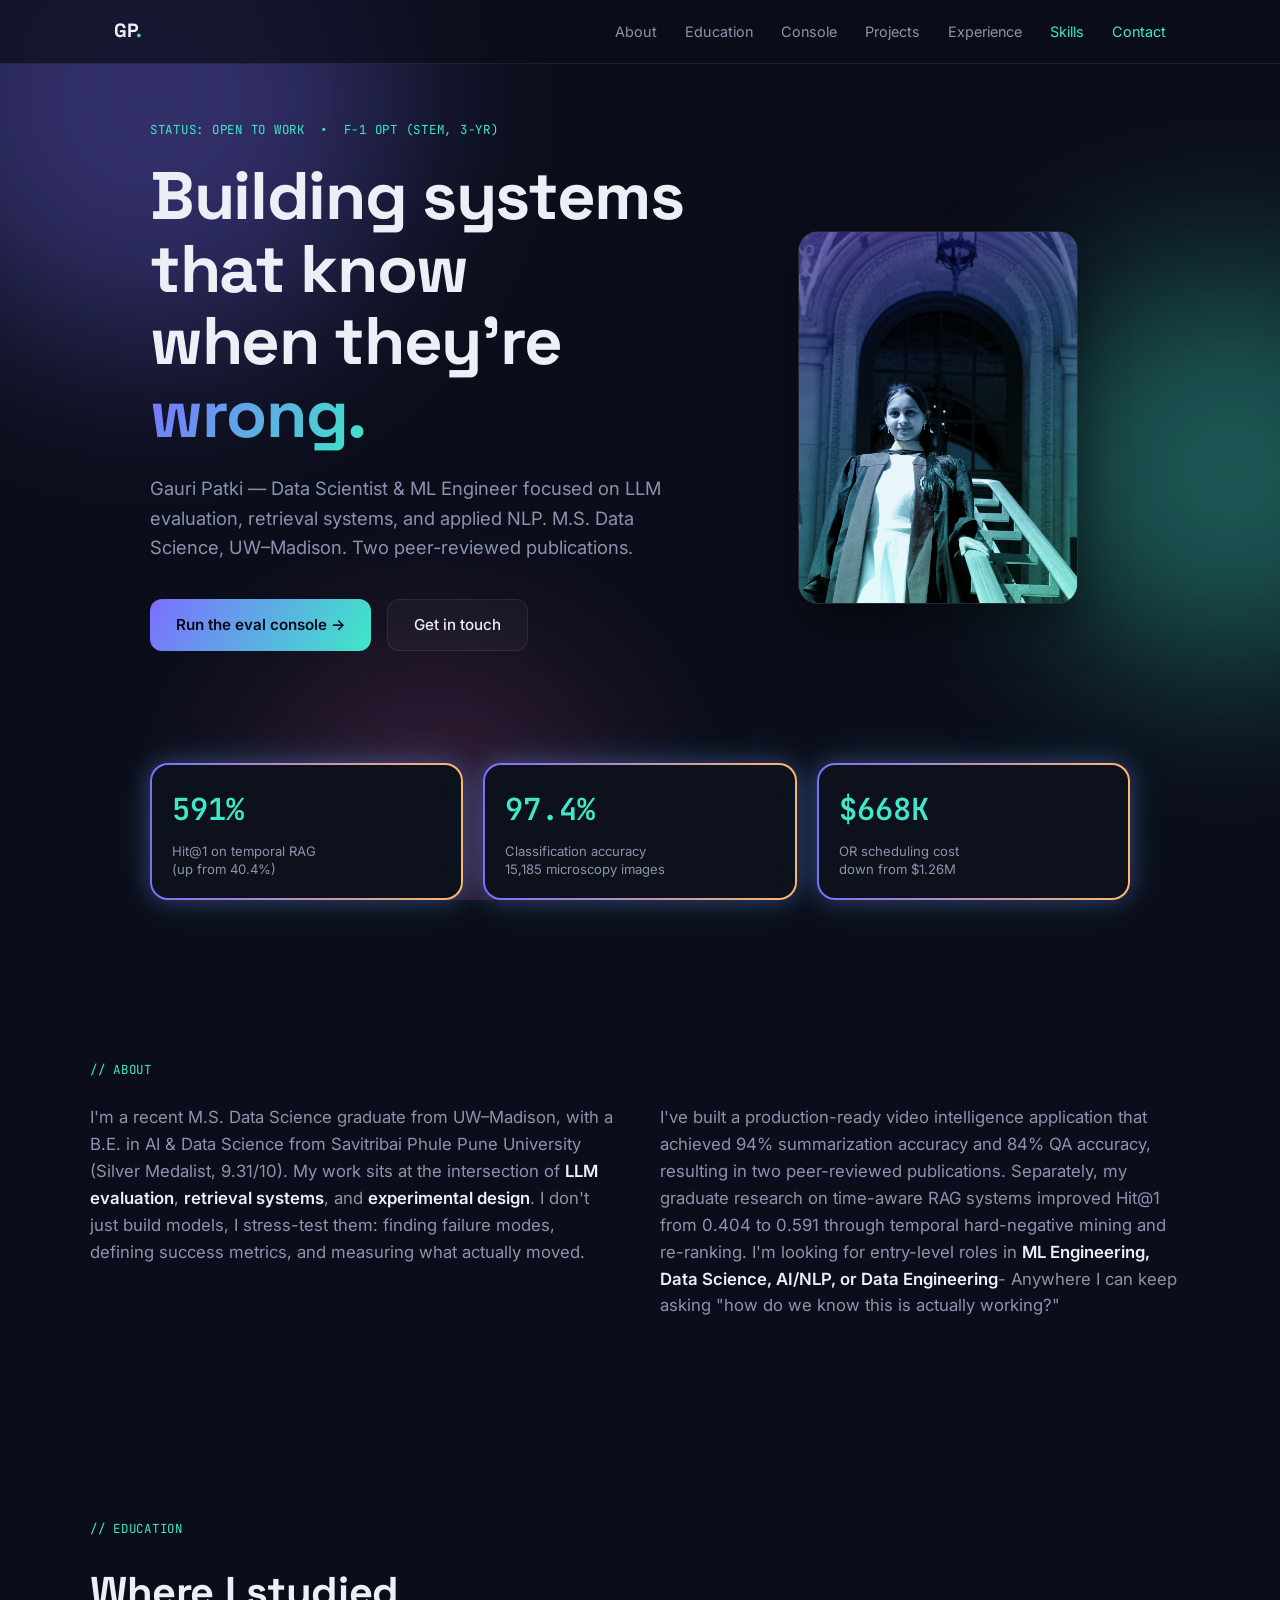
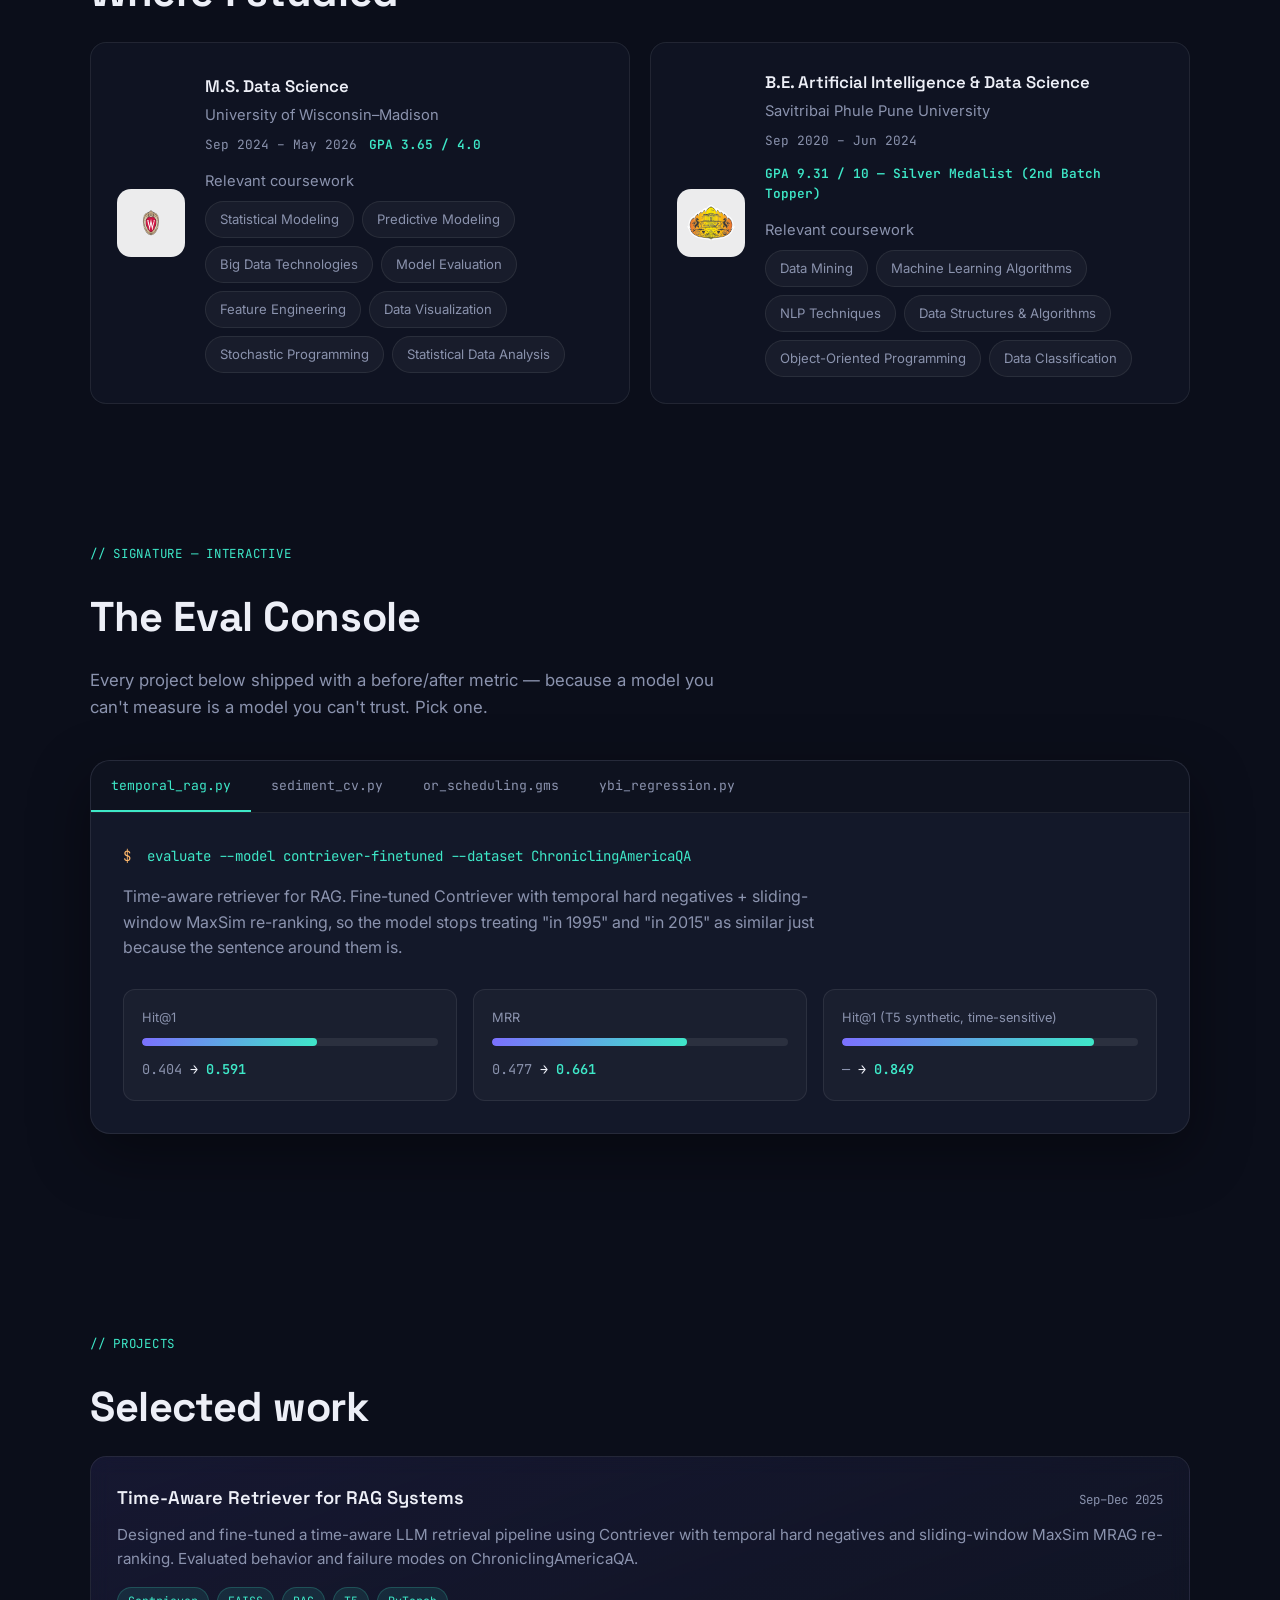
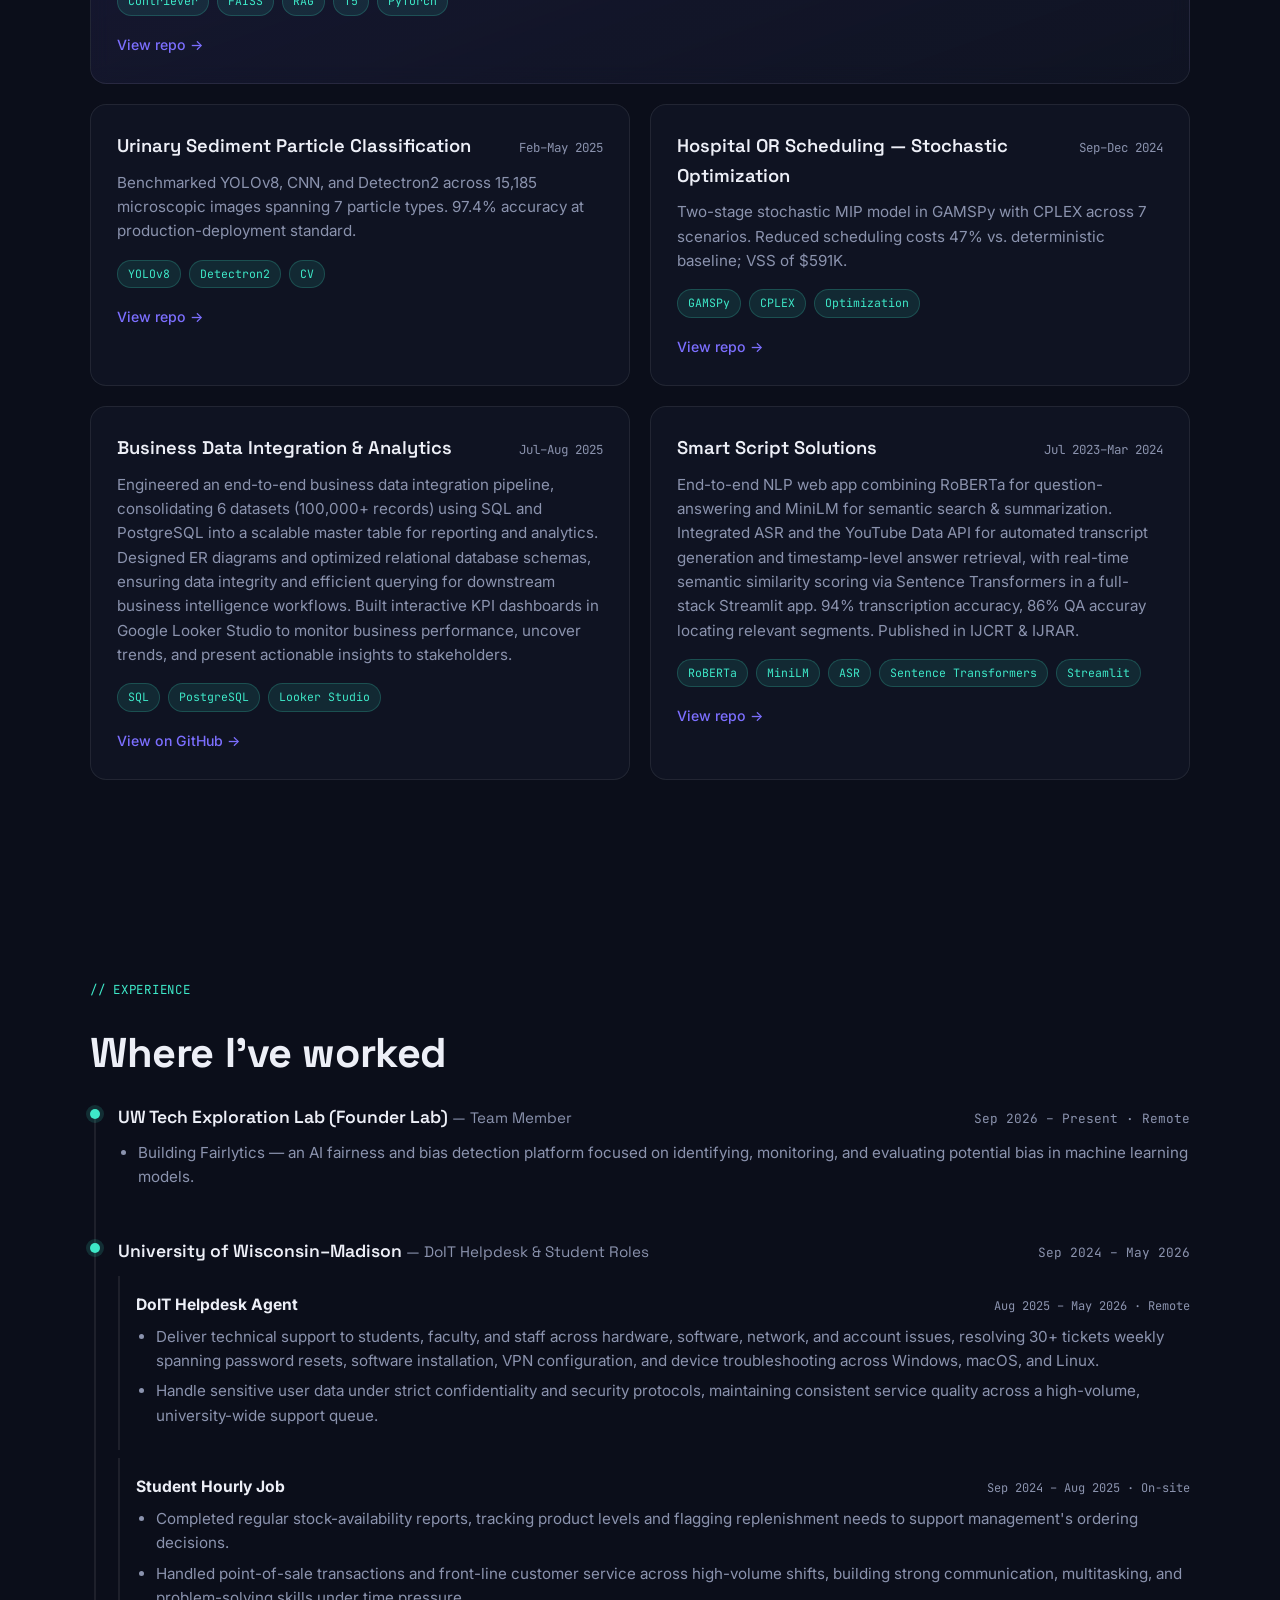
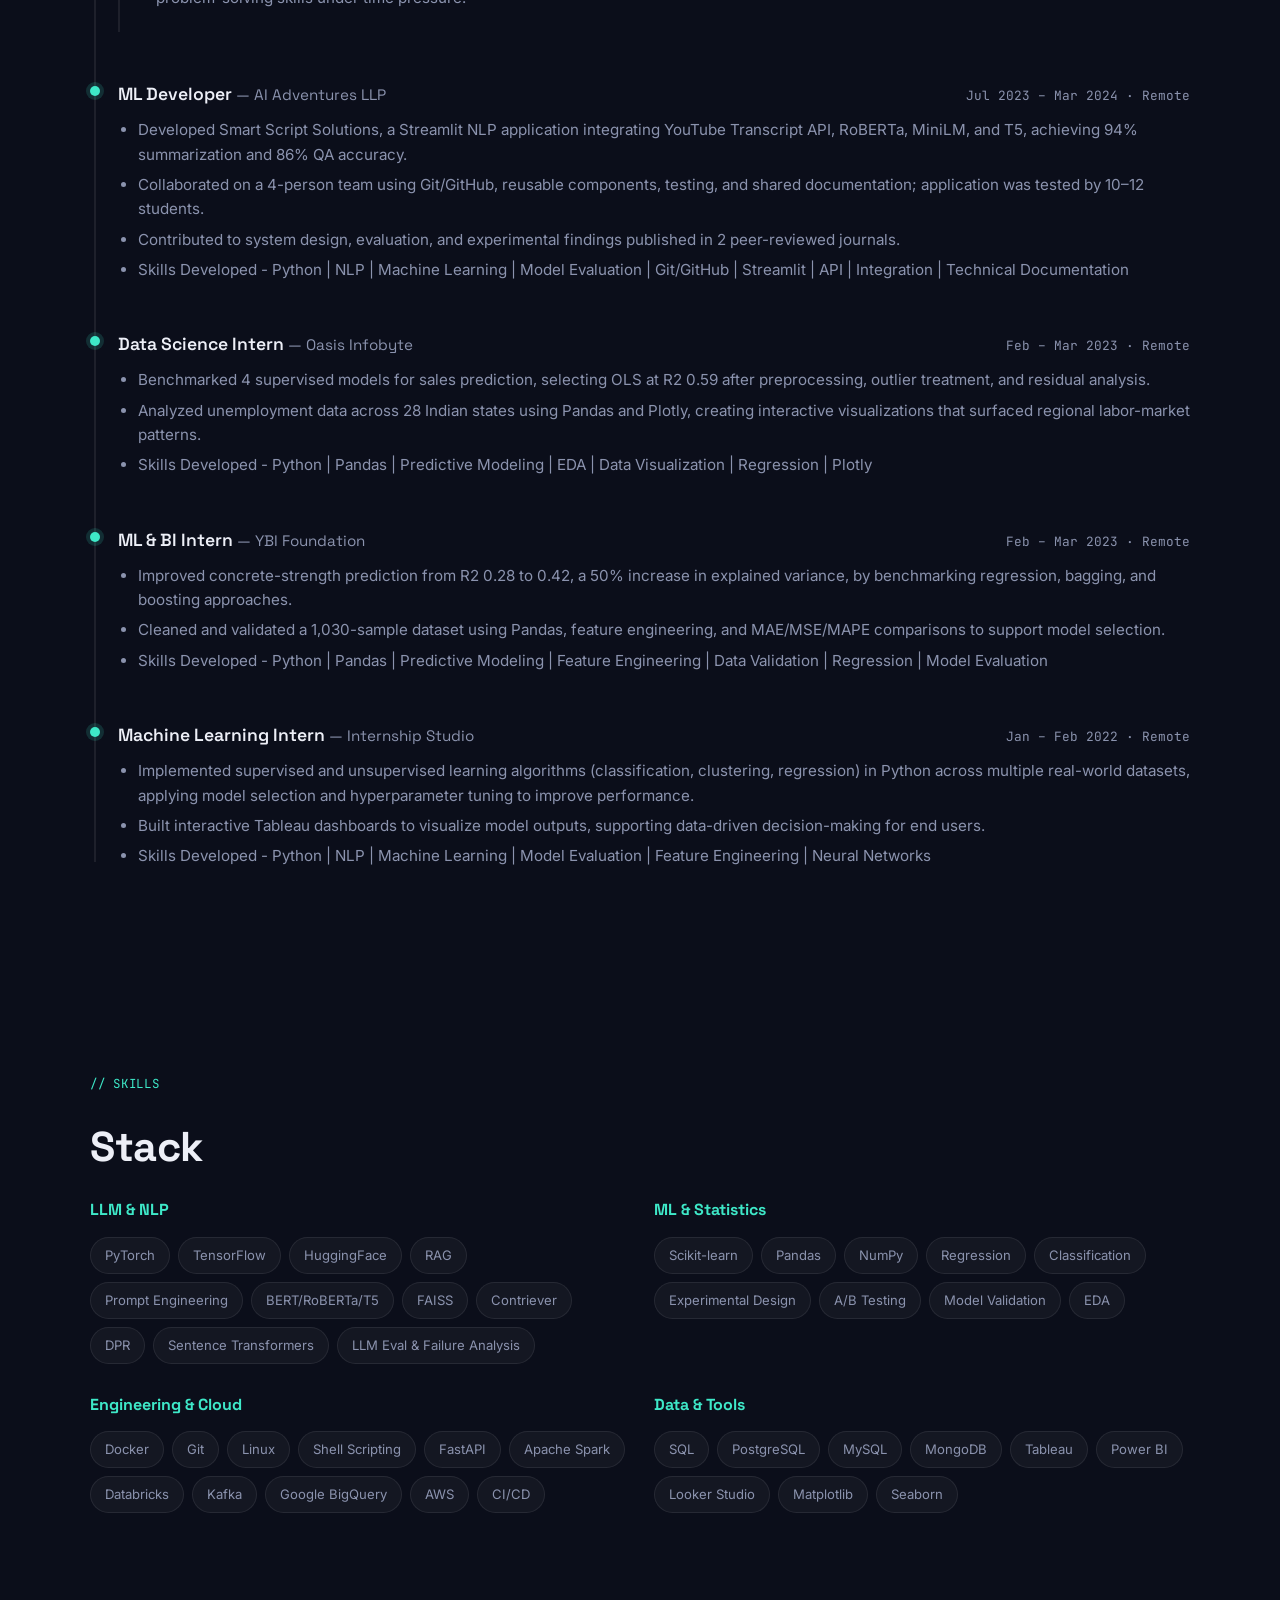
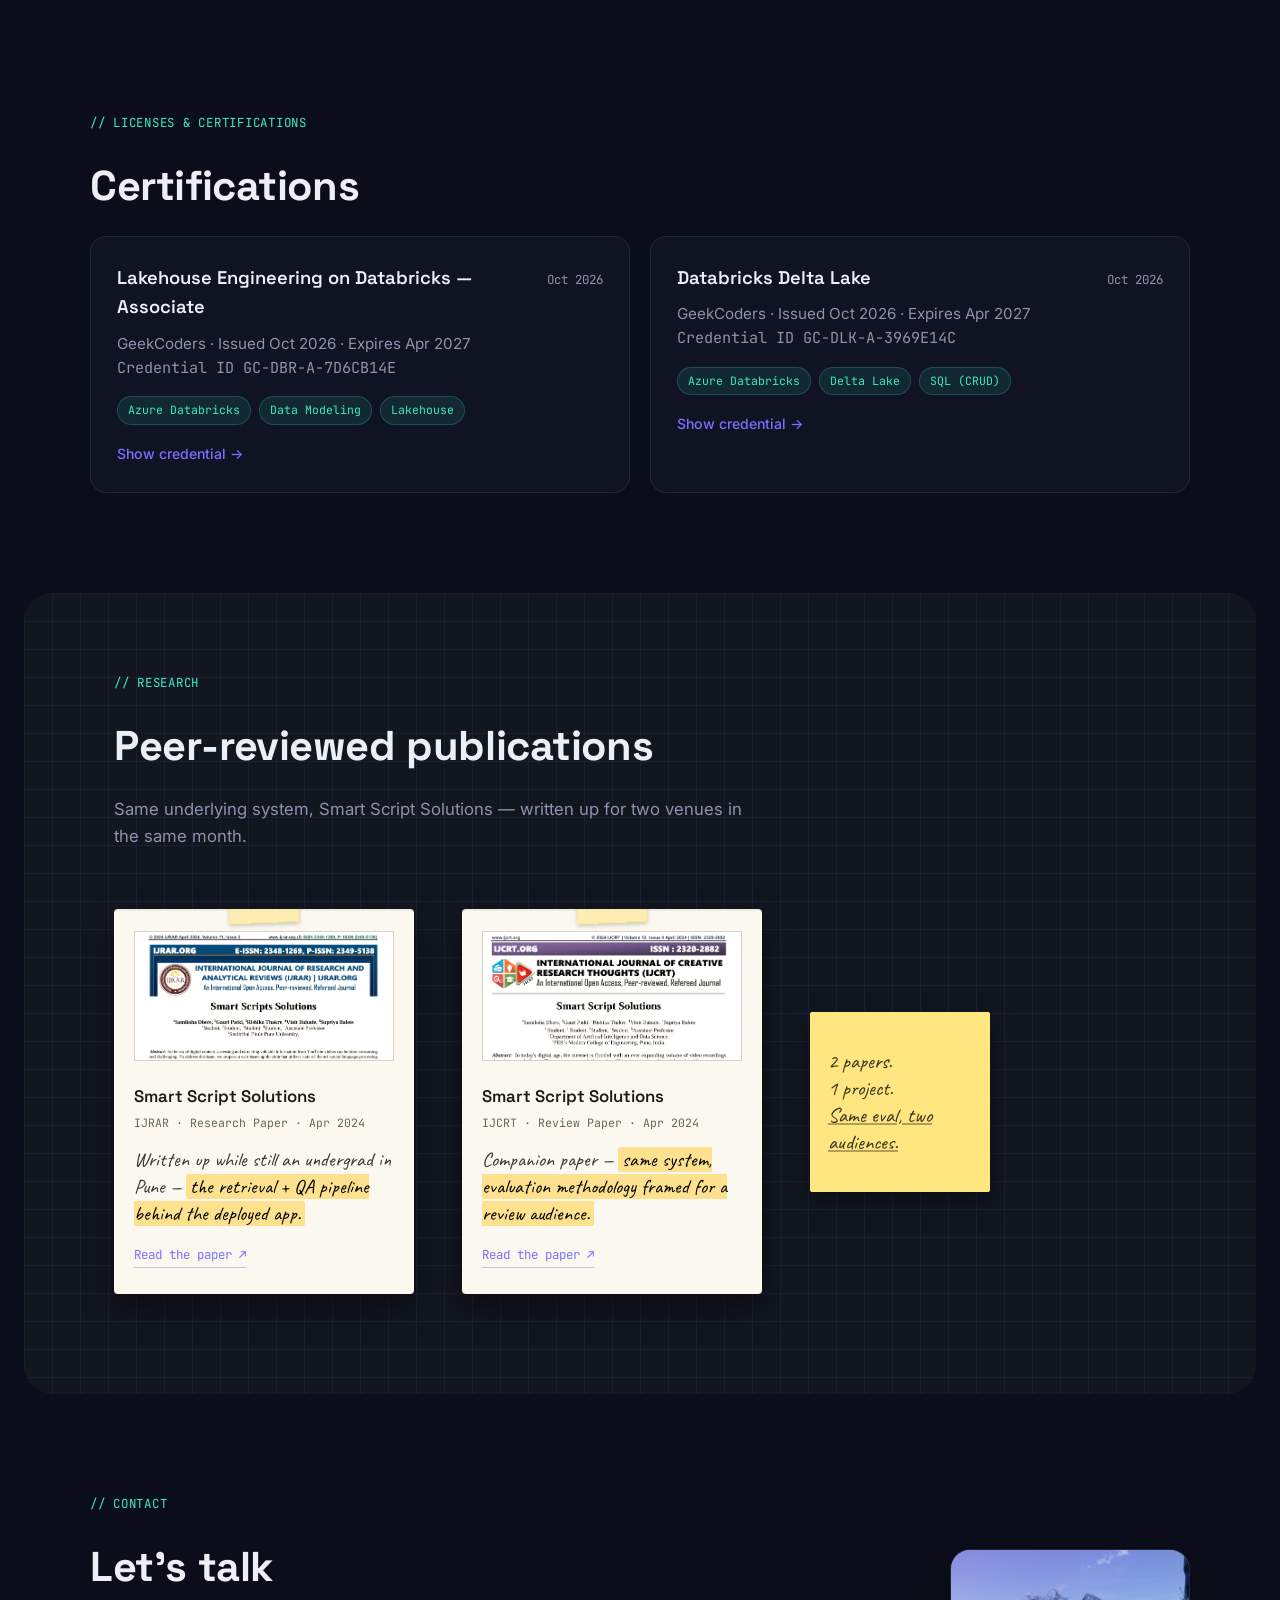
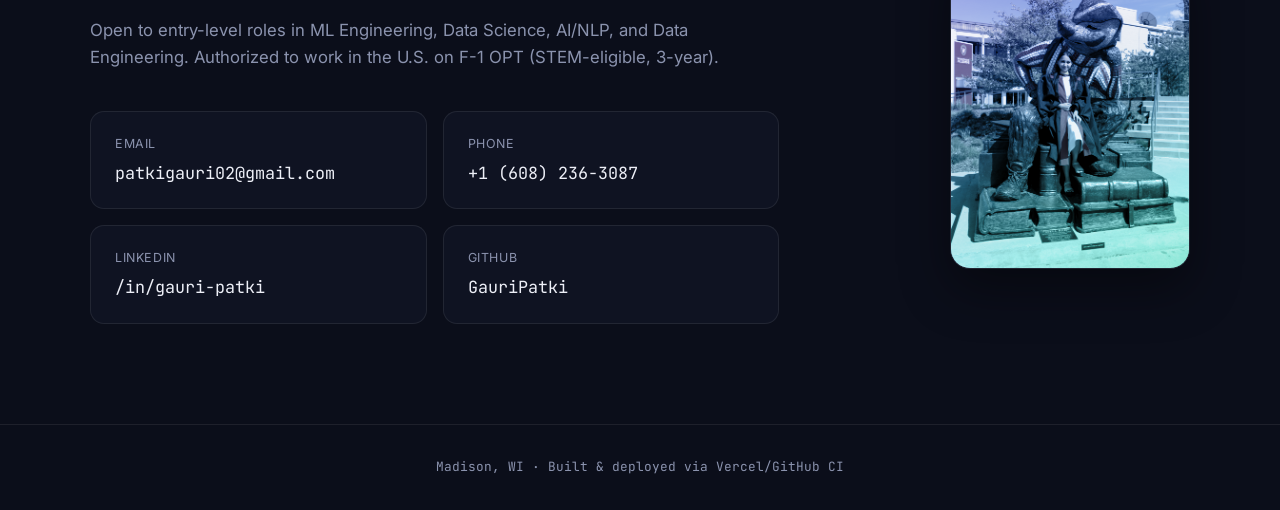
<file: index.html>
<!DOCTYPE html>
<html lang="en">
<head>
<meta charset="UTF-8">
<meta name="viewport" content="width=device-width, initial-scale=1.0">
<title>Gauri Patki — AI/ML Engineer & Data Scientist</title>
<meta name="description" content="Gauri Patki — Data Scientist & ML Engineer. RAG systems, LLM evaluation, NLP, and applied ML.">
<link rel="preconnect" href="https://fonts.googleapis.com">
<link rel="preconnect" href="https://fonts.gstatic.com" crossorigin>
<link href="https://fonts.googleapis.com/css2?family=Space+Grotesk:wght@500;600;700&family=Inter:wght@400;500;600&family=JetBrains+Mono:wght@400;500;600&family=Caveat:wght@500;600;700&display=swap" rel="stylesheet">
<link rel="stylesheet" href="style.css">
</head>
<body>

<div class="scroll-progress" id="scrollProgress"></div>

<div class="bg-orbs" aria-hidden="true">
  <div class="orb orb-1"></div>
  <div class="orb orb-2"></div>
  <div class="orb orb-3"></div>
</div>

<nav class="nav">
  <div class="nav-inner">
    <a href="#top" class="nav-logo">GP<span class="dot">.</span></a>
    <div class="nav-links">
      <a href="#about">About</a>
      <a href="#education">Education</a>
      <a href="#console">Console</a>
      <a href="#projects">Projects</a>
      <a href="#experience">Experience</a>
      <a href="#skills">Skills</a>
      <a href="#contact" class="nav-cta">Contact</a>
    </div>
  </div>
</nav>

<header id="top" class="hero">
  <div class="hero-inner hero-grid">
    <div class="hero-copy">
      <p class="eyebrow mono">STATUS: OPEN TO WORK &nbsp;•&nbsp; F-1 OPT (STEM, 3-YR)</p>
      <h1 class="hero-title">
        Building systems that know<br>
        when they're <span class="grad-text">wrong.</span>
      </h1>
      <p class="hero-sub">
        Gauri Patki — Data Scientist & ML Engineer focused on LLM evaluation, retrieval systems,
        and applied NLP. M.S. Data Science, UW–Madison. Two peer-reviewed publications.
      </p>
      <div class="hero-cta">
        <a href="#console" class="btn btn-primary">Run the eval console →</a>
        <a href="#contact" class="btn btn-ghost">Get in touch</a>
      </div>
    </div>
    <div class="hero-photo-wrap">
      <div class="photo-frame photo-frame-hero">
        <img src="1X4A9576.JPG" alt="Gauri Patki" loading="eager">
        <div class="photo-duotone"></div>
      </div>
    </div>
    <div class="hero-stats">
      <div class="stat-wrap">
        <div class="stat">
          <span class="stat-num mono" data-count="591">0</span><span class="stat-suffix mono">%</span>
          <span class="stat-label">Hit@1 on temporal RAG<br>(up from 40.4%)</span>
        </div>
      </div>
      <div class="stat-wrap">
        <div class="stat">
          <span class="stat-num mono" data-count="97">0</span><span class="stat-suffix mono">.4%</span>
          <span class="stat-label">Classification accuracy<br>15,185 microscopy images</span>
        </div>
      </div>
      <div class="stat-wrap">
        <div class="stat">
          <span class="stat-num mono">$</span><span class="stat-num mono" data-count="668">0</span><span class="stat-suffix mono">K</span>
          <span class="stat-label">OR scheduling cost<br>down from $1.26M</span>
        </div>
      </div>
    </div>
  </div>
</header>

<main>

  <section id="about" class="section">
    <div class="section-inner">
      <p class="eyebrow mono">// ABOUT</p>
      <div class="about-grid">
        <p class="about-text">
          I'm a recent M.S. Data Science graduate from UW–Madison, with a B.E. in AI & Data Science
          from Savitribai Phule Pune University (Silver Medalist, 9.31/10). My work sits at the
          intersection of <strong>LLM evaluation</strong>, <strong>retrieval systems</strong>, and
          <strong>experimental design</strong>. I don't just build models, I stress-test them:
          finding failure modes, defining success metrics, and measuring what actually moved.
        </p>
        <p class="about-text">
         I've built a production-ready video intelligence application that achieved 94% summarization accuracy 
          and 84% QA accuracy, resulting in two peer-reviewed publications. Separately, 
          my graduate research on time-aware RAG systems improved Hit@1 from 0.404 to 0.591 through temporal 
          hard-negative mining and re-ranking.
          I'm looking for entry-level roles in <strong>ML Engineering, Data Science, AI/NLP, or Data
          Engineering</strong>- Anywhere I can keep asking "how do we know this is actually working?"
        </p>
      </div>
    </div>
  </section>

  <section id="education" class="section">
    <div class="section-inner">
      <p class="eyebrow mono">// EDUCATION</p>
      <h2 class="section-title">Where I studied</h2>
      <div class="edu-grid">
        <div class="edu-card reveal">
          <div class="edu-logo-badge">
            <img src="uw-logo.png" alt="University of Wisconsin–Madison logo">
          </div>
          <div class="edu-info">
            <h3>M.S. Data Science</h3>
            <p class="edu-school">University of Wisconsin–Madison</p>
            <div class="edu-meta">
              <span class="mono">Sep 2024 – May 2026</span>
              <span class="edu-gpa mono">GPA 3.65 / 4.0</span>
            </div>
            <p class="edu-school" style="margin-top:14px;">Relevant coursework</p>
            <div class="chip-row">
              <span class="chip">Statistical Modeling</span><span class="chip">Predictive Modeling</span>
              <span class="chip">Big Data Technologies</span><span class="chip">Model Evaluation</span>
              <span class="chip">Feature Engineering</span><span class="chip">Data Visualization</span>
              <span class="chip">Stochastic Programming</span><span class="chip">Statistical Data Analysis</span>
            </div>
          </div>
        </div>

        <div class="edu-card reveal">
          <div class="edu-logo-badge">
            <img src="sppu-logo.png" alt="Savitribai Phule Pune University logo">
          </div>
          <div class="edu-info">
            <h3>B.E. Artificial Intelligence & Data Science</h3>
            <p class="edu-school">Savitribai Phule Pune University</p>
            <div class="edu-meta">
              <span class="mono">Sep 2020 – Jun 2024</span>
              <span class="edu-gpa mono">GPA 9.31 / 10 — Silver Medalist (2nd Batch Topper)</span>
            </div>
            <p class="edu-school" style="margin-top:14px;">Relevant coursework</p>
            <div class="chip-row">
              <span class="chip">Data Mining</span><span class="chip">Machine Learning Algorithms</span>
              <span class="chip">NLP Techniques</span><span class="chip">Data Structures & Algorithms</span>
              <span class="chip">Object-Oriented Programming</span><span class="chip">Data Classification</span>
            </div>
          </div>
        </div>
      </div>
    </div>
  </section>

  <section id="console" class="section console-section">
    <div class="section-inner">
      <p class="eyebrow mono">// SIGNATURE — INTERACTIVE</p>
      <h2 class="section-title">The Eval Console</h2>
      <p class="section-lede">
        Every project below shipped with a before/after metric — because a model you can't measure
        is a model you can't trust. Pick one.
      </p>

      <div class="console">
        <div class="console-tabs" id="consoleTabs">
          <button class="console-tab active" data-target="rag">temporal_rag.py</button>
          <button class="console-tab" data-target="vision">sediment_cv.py</button>
          <button class="console-tab" data-target="or">or_scheduling.gms</button>
          <button class="console-tab" data-target="reg">ybi_regression.py</button>
        </div>

        <div class="console-body">
          <div class="console-panel active" data-panel="rag">
            <div class="console-line mono"><span class="prompt">$</span> evaluate --model contriever-finetuned --dataset ChroniclingAmericaQA</div>
            <p class="console-desc">Time-aware retriever for RAG. Fine-tuned Contriever with temporal hard negatives + sliding-window MaxSim re-ranking, so the model stops treating "in 1995" and "in 2015" as similar just because the sentence around them is.</p>
            <div class="metric-row">
              <div class="metric-card">
                <span class="metric-label">Hit@1</span>
                <div class="metric-bar"><div class="metric-fill" data-before="40" data-after="59"></div></div>
                <span class="metric-vals mono"><span class="before">0.404</span> → <span class="after">0.591</span></span>
              </div>
              <div class="metric-card">
                <span class="metric-label">MRR</span>
                <div class="metric-bar"><div class="metric-fill" data-before="48" data-after="66"></div></div>
                <span class="metric-vals mono"><span class="before">0.477</span> → <span class="after">0.661</span></span>
              </div>
              <div class="metric-card">
                <span class="metric-label">Hit@1 (T5 synthetic, time-sensitive)</span>
                <div class="metric-bar"><div class="metric-fill" data-before="0" data-after="85"></div></div>
                <span class="metric-vals mono"><span class="before">—</span> → <span class="after">0.849</span></span>
              </div>
            </div>
          </div>

          <div class="console-panel" data-panel="vision">
            <div class="console-line mono"><span class="prompt">$</span> benchmark --models yolov8,cnn,detectron2 --classes 7</div>
            <p class="console-desc">Urinary sediment particle classification across 15,185 microscopic images. Benchmarked YOLOv8, CNN, and Detectron2 with class balancing and preprocessing sensitivity analysis to find what actually held up at production accuracy.</p>
            <div class="metric-row">
              <div class="metric-card wide">
                <span class="metric-label">Final classification accuracy</span>
                <div class="metric-bar"><div class="metric-fill" data-before="0" data-after="97"></div></div>
                <span class="metric-vals mono"><span class="before">baseline</span> → <span class="after">97.4%</span></span>
              </div>
              <div class="metric-card wide">
                <span class="metric-label">Dataset scale</span>
                <span class="metric-vals mono" style="margin-top:8px;">15,185 images · 7 particle types</span>
              </div>
            </div>
          </div>

          <div class="console-panel" data-panel="or">
            <div class="console-line mono"><span class="prompt">$</span> solve --model two-stage-stochastic-mip --scenarios 7 --solver cplex</div>
            <p class="console-desc">Hospital OR scheduling under uncertainty. Two-stage stochastic MIP in GAMSPy, solved with CPLEX across 7 scenarios, compared against a deterministic baseline.</p>
            <div class="metric-row">
              <div class="metric-card wide">
                <span class="metric-label">Scheduling cost (vs. deterministic baseline)</span>
                <div class="metric-bar"><div class="metric-fill" data-before="100" data-after="53"></div></div>
                <span class="metric-vals mono"><span class="before">$1.26M</span> → <span class="after">$668K</span> (–47%)</span>
              </div>
              <div class="metric-card wide">
                <span class="metric-label">Value of Stochastic Solution (VSS)</span>
                <span class="metric-vals mono" style="margin-top:8px;">$591K impact communicated to stakeholders</span>
              </div>
            </div>
          </div>

          <div class="console-panel" data-panel="reg">
            <div class="console-line mono"><span class="prompt">$</span> train --models linreg,bagging,boosting --metric r2</div>
            <p class="console-desc">EDA + feature engineering on a 1,030-sample dataset at YBI Foundation. Compared linear regression against bagging and boosting ensembles, tracked with MAE, MSE, and MAPE.</p>
            <div class="metric-row">
              <div class="metric-card wide">
                <span class="metric-label">R² score</span>
                <div class="metric-bar"><div class="metric-fill" data-before="28" data-after="42"></div></div>
                <span class="metric-vals mono"><span class="before">0.28</span> → <span class="after">0.42</span> (+50%)</span>
              </div>
            </div>
          </div>
        </div>
      </div>
    </div>
  </section>

  <section id="projects" class="section">
    <div class="section-inner">
      <p class="eyebrow mono">// PROJECTS</p>
      <h2 class="section-title">Selected work</h2>

      <div class="project-grid">
        <article class="project-card featured reveal">
          <div class="project-top">
            <h3>Time-Aware Retriever for RAG Systems</h3>
            <span class="project-date mono">Sep–Dec 2025</span>
          </div>
          <p>Designed and fine-tuned a time-aware LLM retrieval pipeline using Contriever with temporal hard negatives and sliding-window MaxSim MRAG re-ranking. Evaluated behavior and failure modes on ChroniclingAmericaQA.</p>
          <div class="tag-row">
            <span class="tag">Contriever</span><span class="tag">FAISS</span><span class="tag">RAG</span><span class="tag">T5</span><span class="tag">PyTorch</span>
          </div>
          <a href="https://github.com/Tydos/Temporal-Retrieval-Augmented-Generation" target="_blank" rel="noopener" class="project-link">View repo →</a>
        </article>

        <article class="project-card reveal">
          <div class="project-top">
            <h3>Urinary Sediment Particle Classification</h3>
            <span class="project-date mono">Feb–May 2025</span>
          </div>
          <p>Benchmarked YOLOv8, CNN, and Detectron2 across 15,185 microscopic images spanning 7 particle types. 97.4% accuracy at production-deployment standard.</p>
          <div class="tag-row">
            <span class="tag">YOLOv8</span><span class="tag">Detectron2</span><span class="tag">CV</span>
          </div>
          <a href="https://github.com/GauriPatki/AI-Assisted-Urinalysis-Robust-Detection-of-Microscopic-Sediments-via-Deep-Object-Detection-Models" target="_blank" rel="noopener" class="project-link">View repo →</a>
        </article>

        <article class="project-card reveal">
          <div class="project-top">
            <h3>Hospital OR Scheduling — Stochastic Optimization</h3>
            <span class="project-date mono">Sep–Dec 2024</span>
          </div>
          <p>Two-stage stochastic MIP model in GAMSPy with CPLEX across 7 scenarios. Reduced scheduling costs 47% vs. deterministic baseline; VSS of $591K.</p>
          <div class="tag-row">
            <span class="tag">GAMSPy</span><span class="tag">CPLEX</span><span class="tag">Optimization</span>
          </div>
          <a href="https://github.com/GauriPatki/-Hospital-Operating-Room-Scheduling-Using-Stochastic-Optimization-" target="_blank" rel="noopener" class="project-link">View repo →</a>
        </article>

        <article class="project-card reveal">
          <div class="project-top">
            <h3>Business Data Integration & Analytics</h3>
            <span class="project-date mono">Jul–Aug 2025</span>
          </div>
          <p>Engineered an end-to-end business data integration pipeline, consolidating 6 datasets (100,000+ records) using SQL and PostgreSQL into a scalable master table for reporting and analytics.
Designed ER diagrams and optimized relational database schemas, ensuring data integrity and efficient querying for downstream business intelligence workflows.
Built interactive KPI dashboards in Google Looker Studio to monitor business performance, uncover trends, and present actionable insights to stakeholders.</p>
          <div class="tag-row">
            <span class="tag">SQL</span><span class="tag">PostgreSQL</span><span class="tag">Looker Studio</span>
          </div>
          <a href="https://github.com/GauriPatki" target="_blank" rel="noopener" class="project-link">View on GitHub →</a>
        </article>

        <article class="project-card reveal">
          <div class="project-top">
            <h3>Smart Script Solutions</h3>
            <span class="project-date mono">Jul 2023–Mar 2024</span>
          </div>
          <p>End-to-end NLP web app combining RoBERTa for question-answering and MiniLM for semantic search & summarization. Integrated ASR and the YouTube Data API for automated transcript generation and timestamp-level answer retrieval, with real-time semantic similarity scoring via Sentence Transformers in a full-stack Streamlit app. 94% transcription accuracy, 86% QA accuray locating relevant segments. Published in IJCRT & IJRAR.</p>
          <div class="tag-row">
            <span class="tag">RoBERTa</span><span class="tag">MiniLM</span><span class="tag">ASR</span><span class="tag">Sentence Transformers</span><span class="tag">Streamlit</span>
          </div>
          <a href="https://github.com/GauriPatki/Smart-Script-Solutions" target="_blank" rel="noopener" class="project-link">View repo →</a>
        </article>
      </div>
    </div>
  </section>

  <section id="experience" class="section">
    <div class="section-inner">
      <p class="eyebrow mono">// EXPERIENCE</p>
      <h2 class="section-title">Where I've worked</h2>

      <div class="timeline">
        <div class="timeline-fill" id="timelineFill"></div>

        <div class="tl-item reveal">
          <div class="tl-marker"></div>
          <div class="tl-content">
            <div class="tl-head">
              <h3>UW Tech Exploration Lab (Founder Lab) <span class="tl-org">— Team Member</span></h3>
              <span class="mono tl-date">Sep 2026 – Present · Remote</span>
            </div>
            <ul>
              <li>Building Fairlytics — an AI fairness and bias detection platform focused on identifying, monitoring, and evaluating potential bias in machine learning models.</li>
            </ul>
          </div>
        </div>

        <div class="tl-item reveal">
          <div class="tl-marker"></div>
          <div class="tl-content">
            <div class="tl-head">
              <h3>University of Wisconsin–Madison <span class="tl-org">— DoIT Helpdesk & Student Roles</span></h3>
              <span class="mono tl-date">Sep 2024 – May 2026</span>
            </div>
            <div class="tl-subrole">
              <div class="tl-subhead">
                <strong>DoIT Helpdesk Agent</strong>
                <span class="mono tl-subdate">Aug 2025 – May 2026 · Remote</span>
              </div>
              <ul>
                <li>Deliver technical support to students, faculty, and staff across hardware, software, network, and account issues, resolving 30+ tickets weekly spanning password resets, software installation, VPN configuration, and device troubleshooting across Windows, macOS, and Linux.</li>
                <li>Handle sensitive user data under strict confidentiality and security protocols, maintaining consistent service quality across a high-volume, university-wide support queue.

</li>
              </ul>
            </div>
            <div class="tl-subrole">
              <div class="tl-subhead">
                <strong>Student Hourly Job</strong>
                <span class="mono tl-subdate">Sep 2024 – Aug 2025 · On-site</span>
              </div>
              <ul>
                <li>Completed regular stock-availability reports, tracking product levels and flagging replenishment needs to support management's ordering decisions.</li>
                <li>Handled point-of-sale transactions and front-line customer service across high-volume shifts, building strong communication, multitasking, and problem-solving skills under time pressure.</li>
              </ul>
            </div>
          </div>
        </div>

        <div class="tl-item reveal">
          <div class="tl-marker"></div>
          <div class="tl-content">
            <div class="tl-head">
              <h3>ML Developer <span class="tl-org">— AI Adventures LLP</span></h3>
              <span class="mono tl-date">Jul 2023 – Mar 2024 · Remote</span>
            </div>
            <ul>
              <li>Developed Smart Script Solutions, a Streamlit NLP application integrating YouTube Transcript API, RoBERTa, MiniLM, and T5, achieving 94% summarization and 86% QA accuracy.</li>
              <li>Collaborated on a 4-person team using Git/GitHub, reusable components, testing, and shared documentation; application was tested by 10–12 students.</li>
              <li>Contributed to system design, evaluation, and experimental findings published in 2 peer-reviewed journals.</li>
              <li>Skills Developed - Python | NLP | Machine Learning | Model Evaluation | Git/GitHub | Streamlit | API | Integration | Technical Documentation</li>
            </ul>
          </div>
        </div>

        <div class="tl-item reveal">
          <div class="tl-marker"></div>
          <div class="tl-content">
            <div class="tl-head">
              <h3>Data Science Intern <span class="tl-org">— Oasis Infobyte</span></h3>
              <span class="mono tl-date">Feb – Mar 2023 · Remote</span>
            </div>
            <ul>
              <li>Benchmarked 4 supervised models for sales prediction, selecting OLS at R2 0.59 after preprocessing, outlier treatment, and residual analysis.</li>
              <li>Analyzed unemployment data across 28 Indian states using Pandas and Plotly, creating interactive visualizations that surfaced regional labor-market patterns.</li>
              <li>Skills Developed - Python | Pandas | Predictive Modeling | EDA | Data Visualization | Regression | Plotly</li>
            </ul>
          </div>
        </div>

        <div class="tl-item reveal">
          <div class="tl-marker"></div>
          <div class="tl-content">
            <div class="tl-head">
              <h3>ML & BI Intern <span class="tl-org">— YBI Foundation</span></h3>
              <span class="mono tl-date">Feb – Mar 2023 · Remote</span>
            </div>
            <ul>
              <li>Improved concrete-strength prediction from R2 0.28 to 0.42, a 50% increase in explained variance, by benchmarking regression, bagging, and boosting approaches.</li>
              <li>Cleaned and validated a 1,030-sample dataset using Pandas, feature engineering, and MAE/MSE/MAPE comparisons to support model selection.</li>
              <li>Skills Developed - Python | Pandas | Predictive Modeling | Feature Engineering | Data Validation | Regression | Model Evaluation</li>
            </ul>
          </div>
        </div>

        <div class="tl-item reveal">
          <div class="tl-marker"></div>
          <div class="tl-content">
            <div class="tl-head">
              <h3>Machine Learning Intern <span class="tl-org">— Internship Studio</span></h3>
              <span class="mono tl-date">Jan – Feb 2022 · Remote</span>
            </div>
            <ul>
              <li>Implemented supervised and unsupervised learning algorithms (classification, clustering, regression) in Python across multiple real-world datasets, applying model selection and hyperparameter tuning to improve performance.</li>
              <li>Built interactive Tableau dashboards to visualize model outputs, supporting data-driven decision-making for end users.</li>
              <li> Skills Developed - Python | NLP | Machine Learning | Model Evaluation | Feature Engineering | Neural Networks</li>
            </ul>
          </div>
        </div>
      </div>
    </div>
  </section>

  <section id="skills" class="section">
    <div class="section-inner">
      <p class="eyebrow mono">// SKILLS</p>
      <h2 class="section-title">Stack</h2>
      <div class="skills-grid">
        <div class="skill-block">
          <h4>LLM & NLP</h4>
          <div class="chip-row">
            <span class="chip">PyTorch</span><span class="chip">TensorFlow</span><span class="chip">HuggingFace</span>
            <span class="chip">RAG</span><span class="chip">Prompt Engineering</span><span class="chip">BERT/RoBERTa/T5</span>
            <span class="chip">FAISS</span><span class="chip">Contriever</span><span class="chip">DPR</span>
            <span class="chip">Sentence Transformers</span><span class="chip">LLM Eval & Failure Analysis</span>
          </div>
        </div>
        <div class="skill-block">
          <h4>ML & Statistics</h4>
          <div class="chip-row">
            <span class="chip">Scikit-learn</span><span class="chip">Pandas</span><span class="chip">NumPy</span>
            <span class="chip">Regression</span><span class="chip">Classification</span><span class="chip">Experimental Design</span>
            <span class="chip">A/B Testing</span><span class="chip">Model Validation</span><span class="chip">EDA</span>
          </div>
        </div>
        <div class="skill-block">
          <h4>Engineering & Cloud</h4>
          <div class="chip-row">
            <span class="chip">Docker</span><span class="chip">Git</span><span class="chip">Linux</span>
            <span class="chip">Shell Scripting</span><span class="chip">FastAPI</span><span class="chip">Apache Spark</span>
            <span class="chip">Databricks</span><span class="chip">Kafka</span><span class="chip">Google BigQuery</span>
            <span class="chip">AWS</span><span class="chip">CI/CD</span>
          </div>
        </div>
        <div class="skill-block">
          <h4>Data & Tools</h4>
          <div class="chip-row">
            <span class="chip">SQL</span><span class="chip">PostgreSQL</span><span class="chip">MySQL</span>
            <span class="chip">MongoDB</span><span class="chip">Tableau</span><span class="chip">Power BI</span>
            <span class="chip">Looker Studio</span><span class="chip">Matplotlib</span><span class="chip">Seaborn</span>
          </div>
        </div>
      </div>
    </div>
  </section>

  <section id="licenses" class="section">
    <div class="section-inner">
      <p class="eyebrow mono">// LICENSES & CERTIFICATIONS</p>
      <h2 class="section-title">Certifications</h2>

      <div class="project-grid">
        <article class="project-card reveal">
          <div class="project-top">
            <h3>Lakehouse Engineering on Databricks — Associate</h3>
            <span class="project-date mono">Oct 2026</span>
          </div>
          <p>GeekCoders · Issued Oct 2026 · Expires Apr 2027<br>
          <span class="mono">Credential ID GC-DBR-A-7D6CB14E</span></p>
          <div class="tag-row">
            <span class="tag">Azure Databricks</span><span class="tag">Data Modeling</span><span class="tag">Lakehouse</span>
          </div>
          <a href="https://arena.geekcoders.co.in/verify/7D6CB14E" target="_blank" rel="noopener" class="project-link">Show credential →</a>
        </article>

        <article class="project-card reveal">
          <div class="project-top">
            <h3>Databricks Delta Lake</h3>
            <span class="project-date mono">Oct 2026</span>
          </div>
          <p>GeekCoders · Issued Oct 2026 · Expires Apr 2027<br>
          <span class="mono">Credential ID GC-DLK-A-3969E14C</span></p>
          <div class="tag-row">
            <span class="tag">Azure Databricks</span><span class="tag">Delta Lake</span><span class="tag">SQL (CRUD)</span>
          </div>
          <a href="https://arena.geekcoders.co.in/verify/3969E14C" target="_blank" rel="noopener" class="project-link">Show credential →</a>
        </article>
      </div>
    </div>
  </section>

  <section id="research" class="section notebook-section">
    <div class="section-inner">
      <p class="eyebrow mono">// RESEARCH</p>
      <h2 class="section-title">Peer-reviewed publications</h2>
      <p class="section-lede">Same underlying system, Smart Script Solutions — written up for two venues in the same month.</p>

      <div class="pinboard">
        <div class="pin-card tilt-left reveal">
          <span class="pin-tape"></span>
          <img src="IJRAR.png" alt="IJRAR paper preview" class="pin-thumb">
          <h3 class="pin-title">Smart Script Solutions</h3>
          <p class="pin-venue mono">IJRAR · Research Paper · Apr 2024</p>
          <p class="pin-note">Written up while still an undergrad in Pune — <mark>the retrieval + QA pipeline behind the deployed app.</mark></p>
          <a href="https://ijrar.org/papers/IJRAR24B2613.pdf" target="_blank" rel="noopener" class="pin-link">Read the paper ↗</a>
        </div>

        <div class="pin-card tilt-right reveal">
          <span class="pin-tape"></span>
          <img src="IJCRT.png" alt="IJCRT paper preview" class="pin-thumb">
          <h3 class="pin-title">Smart Script Solutions</h3>
          <p class="pin-venue mono">IJCRT · Review Paper · Apr 2024</p>
          <p class="pin-note">Companion paper — <mark>same system, evaluation methodology framed for a review audience.</mark></p>
          <a href="https://ijcrt.org/papers/IJCRT2404318.pdf" target="_blank" rel="noopener" class="pin-link">Read the paper ↗</a>
        </div>

        <div class="sticky-note tilt-left reveal">
          <p>2 papers.<br>1 project.<br><span class="sticky-underline">Same eval, two audiences.</span></p>
        </div>
      </div>
    </div>
  </section>

  <section id="contact" class="section contact-section">
    <div class="section-inner contact-grid">
      <div class="contact-copy">
        <p class="eyebrow mono">// CONTACT</p>
        <h2 class="section-title">Let's talk</h2>
        <p class="section-lede">
          Open to entry-level roles in ML Engineering, Data Science, AI/NLP, and Data Engineering.
          Authorized to work in the U.S. on F-1 OPT (STEM-eligible, 3-year).
        </p>
        <div class="contact-links">
          <a href="mailto:patkigauri02@gmail.com" class="contact-item">
            <span class="contact-label">Email</span>
            <span class="contact-val mono">patkigauri02@gmail.com</span>
          </a>
          <a href="tel:+16082363087" class="contact-item">
            <span class="contact-label">Phone</span>
            <span class="contact-val mono">+1 (608) 236-3087</span>
          </a>
          <a href="https://www.linkedin.com/in/gauri-shrikant-patki/" target="_blank" rel="noopener" class="contact-item">
            <span class="contact-label">LinkedIn</span>
            <span class="contact-val mono">/in/gauri-patki</span>
          </a>
          <a href="https://github.com/GauriPatki/Portfolio" target="_blank" rel="noopener" class="contact-item">
            <span class="contact-label">GitHub</span>
            <span class="contact-val mono">GauriPatki</span>
          </a>
        </div>
      </div>
      <div class="hero-photo-wrap contact-photo-wrap">
        <div class="photo-frame photo-frame-contact">
          <img src="1X4A9677.JPG" alt="Gauri Patki" loading="lazy">
          <div class="photo-duotone"></div>
        </div>
      </div>
    </div>
  </section>

</main>

<footer class="footer">
  <p class="mono">Madison, WI · Built & deployed via Vercel/GitHub CI</p>
</footer>

<script src="script.js"></script>
</body>
</html>
</file>
<file: style.css>
:root {
  --bg: #0b0e1a;
  --panel: rgba(19, 24, 41, 0.6);
  --panel-solid: #131829;
  --border: rgba(255, 255, 255, 0.08);
  --text: #edeff7;
  --text-dim: #8b93ae;
  --violet: #7c6fff;
  --cyan: #3ee8c8;
  --amber: #ffb86b;
  --grad: linear-gradient(120deg, var(--violet), var(--cyan));
  --font-display: 'Space Grotesk', sans-serif;
  --font-body: 'Inter', sans-serif;
  --font-mono: 'JetBrains Mono', monospace;
}

* { margin: 0; padding: 0; box-sizing: border-box; }

html { scroll-behavior: smooth; }

@media (prefers-reduced-motion: reduce) {
  html { scroll-behavior: auto; }
  * { animation-duration: 0.01ms !important; transition-duration: 0.01ms !important; }
}

body {
  background: var(--bg);
  color: var(--text);
  font-family: var(--font-body);
  line-height: 1.6;
  overflow-x: hidden;
  position: relative;
}

.mono { font-family: var(--font-mono); }

a { color: inherit; text-decoration: none; }

::selection { background: var(--violet); color: white; }

:focus-visible {
  outline: 2px solid var(--cyan);
  outline-offset: 3px;
  border-radius: 4px;
}

/* Background ambient orbs */
.bg-orbs {
  position: fixed;
  inset: 0;
  z-index: 0;
  overflow: hidden;
  pointer-events: none;
}
.orb {
  position: absolute;
  border-radius: 50%;
  filter: blur(90px);
  opacity: 0.35;
}
.orb-1 { width: 500px; height: 500px; background: var(--violet); top: -150px; left: -100px; animation: drift1 22s ease-in-out infinite; }
.orb-2 { width: 400px; height: 400px; background: var(--cyan); top: 30%; right: -150px; animation: drift2 26s ease-in-out infinite; }
.orb-3 { width: 350px; height: 350px; background: #ff6bcb; bottom: -100px; left: 20%; opacity: 0.18; animation: drift1 30s ease-in-out infinite reverse; }

@keyframes drift1 {
  0%, 100% { transform: translate(0, 0); }
  50% { transform: translate(60px, 40px); }
}
@keyframes drift2 {
  0%, 100% { transform: translate(0, 0); }
  50% { transform: translate(-50px, 60px); }
}

/* Scroll progress bar */
.scroll-progress {
  position: fixed;
  top: 0; left: 0;
  height: 3px;
  width: 0%;
  background: var(--grad);
  z-index: 200;
  box-shadow: 0 0 8px rgba(62, 232, 200, 0.6);
  transition: width 0.1s linear;
}

/* Nav */
.nav {
  position: fixed;
  top: 0; left: 0; right: 0;
  z-index: 100;
  backdrop-filter: blur(16px);
  background: rgba(11, 14, 26, 0.7);
  border-bottom: 1px solid var(--border);
}
.nav-inner {
  max-width: 1100px;
  margin: 0 auto;
  padding: 16px 24px;
  display: flex;
  justify-content: space-between;
  align-items: center;
}
.nav-logo {
  font-family: var(--font-display);
  font-weight: 700;
  font-size: 1.2rem;
  letter-spacing: -0.02em;
}
.nav-logo .dot { color: var(--cyan); }
.nav-links {
  display: flex;
  gap: 28px;
  font-size: 0.9rem;
  color: var(--text-dim);
}
.nav-links a { transition: color 0.2s; }
.nav-links a:hover { color: var(--text); }
.nav-links a.active { color: var(--cyan); }
.nav-cta {
  color: var(--cyan) !important;
}

/* Hero */
.hero {
  position: relative;
  z-index: 1;
  min-height: 100vh;
  display: flex;
  align-items: center;
  padding: 120px 24px 60px;
}
.hero-inner {
  max-width: 980px;
  margin: 0 auto;
  width: 100%;
}
.hero-grid {
  display: grid;
  grid-template-columns: 1.3fr 0.9fr;
  grid-template-rows: auto auto;
  column-gap: 40px;
  align-items: center;
}
.hero-copy { grid-column: 1; grid-row: 1; }
.hero-photo-wrap { grid-column: 2; grid-row: 1; display: flex; justify-content: center; }
.hero-stats { grid-column: 1 / -1; grid-row: 2; margin-top: 48px; }

/* Photo frames — glass border + duotone filter to match theme */
.photo-frame {
  position: relative;
  border-radius: 20px;
  overflow: hidden;
  border: 1px solid var(--border);
  background: var(--panel);
  backdrop-filter: blur(10px);
  box-shadow: 0 20px 50px rgba(0,0,0,0.4);
}
.photo-frame::before {
  content: '';
  position: absolute;
  inset: -1px;
  border-radius: 20px;
  background: var(--grad);
  z-index: -1;
  opacity: 0.6;
}
.photo-frame img {
  display: block;
  width: 100%;
  height: 100%;
  object-fit: cover;
  filter: grayscale(65%) contrast(1.08) brightness(0.95);
  transition: filter 0.5s ease;
}
.photo-duotone {
  position: absolute;
  inset: 0;
  background: linear-gradient(160deg, var(--violet), var(--cyan));
  mix-blend-mode: color;
  opacity: 0.55;
  pointer-events: none;
}
.photo-frame:hover img { filter: grayscale(15%) contrast(1.05) brightness(1); }
.photo-frame:hover .photo-duotone { opacity: 0.25; }

.photo-frame-hero {
  width: 280px;
  aspect-ratio: 3/4;
  animation: floatPhoto 6s ease-in-out infinite;
}
@keyframes floatPhoto {
  0%, 100% { transform: translateY(0); }
  50% { transform: translateY(-10px); }
}
.photo-frame-contact {
  width: 240px;
  aspect-ratio: 3/4;
}
.eyebrow {
  color: var(--cyan);
  font-size: 0.78rem;
  letter-spacing: 0.06em;
  text-transform: uppercase;
  margin-bottom: 20px;
  opacity: 0;
  animation: fadeUp 0.6s ease forwards;
}
.hero-title {
  font-family: var(--font-display);
  font-size: clamp(2.4rem, 6vw, 4.2rem);
  font-weight: 700;
  line-height: 1.08;
  letter-spacing: -0.02em;
  margin-bottom: 24px;
  opacity: 0;
  animation: fadeUp 0.7s ease 0.1s forwards;
}
.grad-text {
  background: var(--grad);
  -webkit-background-clip: text;
  background-clip: text;
  -webkit-text-fill-color: transparent;
}
.hero-sub {
  font-size: 1.15rem;
  color: var(--text-dim);
  max-width: 620px;
  margin-bottom: 36px;
  opacity: 0;
  animation: fadeUp 0.7s ease 0.2s forwards;
}
.hero-cta {
  display: flex;
  gap: 16px;
  margin-bottom: 64px;
  opacity: 0;
  animation: fadeUp 0.7s ease 0.3s forwards;
}
.btn {
  display: inline-flex;
  align-items: center;
  padding: 13px 26px;
  border-radius: 12px;
  font-size: 0.95rem;
  font-weight: 500;
  transition: transform 0.2s, box-shadow 0.2s, background 0.2s;
}
.btn-primary {
  background: var(--grad);
  color: #08091a;
  font-weight: 600;
}
.btn-primary:hover { transform: translateY(-2px); box-shadow: 0 8px 24px rgba(124, 111, 255, 0.35); }
.btn-ghost {
  border: 1px solid var(--border);
  color: var(--text);
  background: rgba(255,255,255,0.03);
}
.btn-ghost:hover { border-color: rgba(255,255,255,0.2); background: rgba(255,255,255,0.06); }

.hero-stats {
  display: grid;
  grid-template-columns: repeat(3, 1fr);
  gap: 20px;
  opacity: 0;
  animation: fadeUp 0.7s ease 0.4s forwards;
}
.stat-wrap {
  position: relative;
  border-radius: 18px;
  padding: 2px;
  background: linear-gradient(270deg, var(--violet), var(--cyan), var(--amber), var(--violet));
  background-size: 300% 300%;
  animation: gradientShift 6s ease infinite;
  box-shadow: 0 0 22px rgba(124, 111, 255, 0.35), 0 0 44px rgba(62, 232, 200, 0.15);
  transition: box-shadow 0.3s, transform 0.3s;
}
.stat-wrap:hover {
  box-shadow: 0 0 32px rgba(124, 111, 255, 0.5), 0 0 60px rgba(62, 232, 200, 0.25);
  transform: translateY(-4px);
}
.stat-wrap:nth-child(2) { animation-delay: -2s; }
.stat-wrap:nth-child(3) { animation-delay: -4s; }

@keyframes gradientShift {
  0%, 100% { background-position: 0% 50%; }
  50% { background-position: 100% 50%; }
}

.stat {
  position: relative;
  background: #0d111c;
  border-radius: 16px;
  padding: 20px;
  height: 100%;
}
.stat-num, .stat-suffix {
  font-size: 1.9rem;
  font-weight: 600;
  color: var(--cyan);
}
.stat-label {
  display: block;
  margin-top: 8px;
  font-size: 0.82rem;
  color: var(--text-dim);
  line-height: 1.4;
}

@keyframes fadeUp {
  from { opacity: 0; transform: translateY(16px); }
  to { opacity: 1; transform: translateY(0); }
}

/* Sections */
.section { position: relative; z-index: 1; padding: 100px 24px; }
.section-inner { max-width: 1100px; margin: 0 auto; }
.section-title {
  font-family: var(--font-display);
  font-size: clamp(1.8rem, 4vw, 2.6rem);
  font-weight: 700;
  margin: 8px 0 16px;
  letter-spacing: -0.01em;
}
.section-lede {
  color: var(--text-dim);
  font-size: 1.05rem;
  max-width: 640px;
  margin-bottom: 40px;
}

.about-grid {
  display: grid;
  grid-template-columns: 1fr 1fr;
  gap: 40px;
  margin-top: 24px;
}
.about-text { color: var(--text-dim); font-size: 1.05rem; }
.about-text strong { color: var(--text); font-weight: 600; }

/* Console (signature element) */
.console-section { padding-top: 40px; }
.console {
  background: var(--panel-solid);
  border: 1px solid var(--border);
  border-radius: 20px;
  overflow: hidden;
  box-shadow: 0 20px 60px rgba(0,0,0,0.4);
}
.console-tabs {
  display: flex;
  overflow-x: auto;
  background: rgba(0,0,0,0.25);
  border-bottom: 1px solid var(--border);
}
.console-tab {
  font-family: var(--font-mono);
  font-size: 0.82rem;
  padding: 16px 20px;
  color: var(--text-dim);
  background: none;
  border: none;
  border-bottom: 2px solid transparent;
  cursor: pointer;
  white-space: nowrap;
  transition: color 0.2s, border-color 0.2s;
}
.console-tab:hover { color: var(--text); }
.console-tab.active {
  color: var(--cyan);
  border-bottom-color: var(--cyan);
}
.console-body { padding: 32px; min-height: 280px; }
.console-panel { display: none; animation: fadeIn 0.4s ease; }
.console-panel.active { display: block; }
@keyframes fadeIn { from { opacity: 0; } to { opacity: 1; } }

.console-line {
  font-size: 0.88rem;
  color: var(--cyan);
  margin-bottom: 16px;
}
.console-line .prompt { color: var(--amber); margin-right: 8px; }
.console-desc { color: var(--text-dim); margin-bottom: 28px; max-width: 700px; }

.metric-row {
  display: grid;
  grid-template-columns: repeat(3, 1fr);
  gap: 16px;
}
.metric-card {
  background: rgba(255,255,255,0.03);
  border: 1px solid var(--border);
  border-radius: 12px;
  padding: 18px;
}
.metric-card.wide { grid-column: span 1; }
.metric-label {
  display: block;
  font-size: 0.8rem;
  color: var(--text-dim);
  margin-bottom: 10px;
}
.metric-bar {
  height: 8px;
  background: rgba(255,255,255,0.08);
  border-radius: 6px;
  overflow: hidden;
  margin-bottom: 10px;
  position: relative;
}
.metric-fill {
  height: 100%;
  width: 0%;
  border-radius: 6px;
  background: var(--grad);
  transition: width 1s cubic-bezier(0.16, 1, 0.3, 1);
}
.metric-vals { font-size: 0.85rem; }
.metric-vals .before { color: var(--text-dim); }
.metric-vals .after { color: var(--cyan); font-weight: 600; }

/* Projects */
.project-grid {
  display: grid;
  grid-template-columns: repeat(2, 1fr);
  gap: 20px;
}
.project-card {
  position: relative;
  overflow: hidden;
  background: var(--panel);
  border: 1px solid var(--border);
  border-radius: 16px;
  padding: 26px;
  backdrop-filter: blur(10px);
  transition: transform 0.25s, border-color 0.25s, box-shadow 0.25s;
}
.project-card::before {
  content: '';
  position: absolute;
  inset: 0;
  background: radial-gradient(circle at var(--mx, 50%) var(--my, 50%), rgba(124, 111, 255, 0.18), transparent 60%);
  opacity: 0;
  transition: opacity 0.3s;
  pointer-events: none;
}
.project-card:hover::before { opacity: 1; }
.project-card:hover {
  transform: translateY(-4px);
  border-color: rgba(124, 111, 255, 0.4);
  box-shadow: 0 16px 40px rgba(124, 111, 255, 0.12);
}
.project-card.featured {
  grid-column: span 2;
  background: linear-gradient(160deg, rgba(124,111,255,0.1), rgba(19,24,41,0.6));
}
.project-top {
  display: flex;
  justify-content: space-between;
  align-items: baseline;
  gap: 12px;
  margin-bottom: 10px;
}
.project-top h3 { font-family: var(--font-display); font-size: 1.15rem; font-weight: 600; }
.project-date { color: var(--text-dim); font-size: 0.78rem; white-space: nowrap; }
.project-card p { color: var(--text-dim); font-size: 0.95rem; margin-bottom: 16px; }
.tag-row { display: flex; flex-wrap: wrap; gap: 8px; margin-bottom: 16px; }
.tag {
  font-family: var(--font-mono);
  font-size: 0.72rem;
  padding: 4px 10px;
  border-radius: 20px;
  background: rgba(62, 232, 200, 0.1);
  color: var(--cyan);
  border: 1px solid rgba(62, 232, 200, 0.2);
}
.project-link { color: var(--violet); font-size: 0.88rem; font-weight: 500; }
.project-link:hover { color: var(--cyan); }

/* Cursor-reactive glow (applied via JS to .project-card, .edu-card, .contact-item) */
.glow-card {
  position: relative;
  overflow: hidden;
}
.glow-card::before {
  content: '';
  position: absolute;
  top: var(--my, 50%);
  left: var(--mx, 50%);
  width: 380px;
  height: 380px;
  transform: translate(-50%, -50%);
  background: radial-gradient(circle, rgba(124, 111, 255, 0.55), rgba(62, 232, 200, 0.25) 40%, transparent 72%);
  opacity: 0;
  transition: opacity 0.3s ease;
  pointer-events: none;
  z-index: 0;
}
.glow-card:hover::before { opacity: 1; }
.glow-card > * { position: relative; z-index: 1; }

/* Research — Notebook / Pinboard section */
.notebook-section {
  position: relative;
  background-color: #12161f;
  background-image:
    linear-gradient(rgba(124, 111, 255, 0.09) 1px, transparent 1px),
    linear-gradient(90deg, rgba(124, 111, 255, 0.09) 1px, transparent 1px);
  background-size: 28px 28px;
  border-radius: 28px;
  margin: 0 24px;
  padding-top: 80px;
  padding-bottom: 80px;
}
.notebook-section .section-inner { padding: 0 24px; }

.pinboard {
  display: flex;
  flex-wrap: wrap;
  gap: 48px;
  margin-top: 20px;
  padding: 20px 0;
}
.pin-card {
  position: relative;
  background: #fbf8ef;
  color: #2b2b26;
  width: 300px;
  padding: 22px 20px 26px;
  border-radius: 4px;
  box-shadow: 0 14px 30px rgba(0,0,0,0.45), 0 2px 0 rgba(0,0,0,0.05) inset;
  transition: transform 0.35s cubic-bezier(0.16,1,0.3,1), box-shadow 0.35s;
}
.tilt-left { transform: rotate(-3deg); }
.tilt-right { transform: rotate(2.5deg); }
.pin-card:hover {
  transform: rotate(0deg) translateY(-8px) scale(1.02);
  box-shadow: 0 24px 44px rgba(0,0,0,0.5);
}
.pin-tape {
  position: absolute;
  top: -12px;
  left: 50%;
  transform: translateX(-50%) rotate(-2deg);
  width: 70px;
  height: 26px;
  background: rgba(255, 230, 130, 0.55);
  border: 1px solid rgba(255, 230, 130, 0.7);
  box-shadow: 0 2px 4px rgba(0,0,0,0.2);
}
.pin-thumb {
  width: 100%;
  height: 130px;
  object-fit: cover;
  object-position: top;
  border: 1px solid rgba(0,0,0,0.15);
  margin-bottom: 14px;
  filter: sepia(8%) contrast(1.02);
}
.pin-title {
  font-family: var(--font-display);
  font-size: 1.05rem;
  font-weight: 600;
  color: #1a1a17;
  margin-bottom: 4px;
}
.pin-venue {
  font-size: 0.72rem;
  color: #6b6558;
  margin-bottom: 14px;
}
.pin-note {
  font-family: 'Caveat', cursive;
  font-size: 1.25rem;
  line-height: 1.35;
  color: #3a3a30;
  margin-bottom: 14px;
}
.pin-note mark {
  background: rgba(255, 214, 92, 0.65);
  padding: 0 4px;
  border-radius: 2px;
  box-decoration-break: clone;
}
.pin-link {
  display: inline-block;
  font-family: var(--font-mono);
  font-size: 0.78rem;
  color: #7c6fff;
  border-bottom: 1px solid rgba(124, 111, 255, 0.4);
  padding-bottom: 2px;
}
.pin-link:hover { color: #5a4fd8; border-color: #5a4fd8; }

.sticky-note {
  position: relative;
  background: #ffe680;
  color: #3a3420;
  width: 180px;
  height: 180px;
  padding: 22px 18px;
  border-radius: 2px;
  box-shadow: 0 10px 24px rgba(0,0,0,0.4);
  font-family: 'Caveat', cursive;
  font-size: 1.3rem;
  line-height: 1.3;
  display: flex;
  align-items: center;
  transition: transform 0.35s cubic-bezier(0.16,1,0.3,1), box-shadow 0.35s;
  align-self: center;
}
.sticky-note:hover {
  transform: rotate(0deg) translateY(-6px) scale(1.03);
  box-shadow: 0 18px 34px rgba(0,0,0,0.45);
}
.sticky-underline {
  text-decoration: underline;
  text-decoration-color: rgba(58, 52, 32, 0.4);
  text-decoration-thickness: 2px;
}

/* Education */
.edu-grid {
  display: grid;
  grid-template-columns: repeat(2, 1fr);
  gap: 20px;
}
.edu-card {
  position: relative;
  overflow: hidden;
  display: flex;
  gap: 20px;
  align-items: center;
  background: var(--panel);
  border: 1px solid var(--border);
  border-radius: 16px;
  padding: 26px;
  backdrop-filter: blur(10px);
  transition: transform 0.25s, border-color 0.25s;
}
.edu-card::before {
  content: '';
  position: absolute;
  inset: 0;
  background: radial-gradient(circle at var(--mx, 50%) var(--my, 50%), rgba(62, 232, 200, 0.15), transparent 60%);
  opacity: 0;
  transition: opacity 0.3s;
  pointer-events: none;
}
.edu-card:hover::before { opacity: 1; }
.edu-card:hover { transform: translateY(-4px); border-color: rgba(124, 111, 255, 0.4); }
.edu-logo-badge {
  flex-shrink: 0;
  width: 68px;
  height: 68px;
  border-radius: 14px;
  background: rgba(255, 255, 255, 0.92);
  display: flex;
  align-items: center;
  justify-content: center;
  padding: 10px;
}
.edu-logo-badge img { width: 100%; height: 100%; object-fit: contain; }
.edu-info h3 { font-family: var(--font-display); font-size: 1.05rem; font-weight: 600; margin-bottom: 4px; }
.edu-school { color: var(--text-dim); font-size: 0.92rem; margin-bottom: 8px; }
.edu-meta { display: flex; flex-wrap: wrap; gap: 12px; font-size: 0.8rem; }
.edu-meta .mono:first-child { color: var(--text-dim); }
.edu-gpa { color: var(--cyan); font-weight: 600; }

/* Timeline */
.timeline { position: relative; padding-left: 28px; }
.timeline::before {
  content: '';
  position: absolute;
  left: 4px; top: 6px; bottom: 6px;
  width: 2px;
  background: rgba(255,255,255,0.08);
}
.timeline-fill {
  position: absolute;
  left: 4px; top: 6px;
  width: 2px;
  height: 0%;
  background: linear-gradient(180deg, var(--violet), var(--cyan));
  transition: height 0.15s linear;
  box-shadow: 0 0 8px rgba(62, 232, 200, 0.5);
}
.tl-item { position: relative; margin-bottom: 48px; }
.tl-item:last-child { margin-bottom: 0; }
.tl-marker {
  position: absolute;
  left: -28px; top: 6px;
  width: 10px; height: 10px;
  border-radius: 50%;
  background: var(--cyan);
  box-shadow: 0 0 0 4px rgba(62, 232, 200, 0.15);
  transition: box-shadow 0.3s;
}
.tl-item:hover .tl-marker { box-shadow: 0 0 0 6px rgba(62, 232, 200, 0.28); }
.tl-head { display: flex; flex-wrap: wrap; justify-content: space-between; align-items: baseline; gap: 8px; margin-bottom: 10px; }
.tl-head h3 { font-family: var(--font-display); font-size: 1.1rem; font-weight: 600; }
.tl-org { color: var(--text-dim); font-weight: 400; font-size: 0.95rem; }
.tl-date { color: var(--text-dim); font-size: 0.8rem; }
.tl-content ul { padding-left: 20px; color: var(--text-dim); font-size: 0.95rem; }
.tl-content li { margin-bottom: 6px; }
.tl-subrole {
  padding: 16px 0 16px 16px;
  border-left: 2px solid rgba(255,255,255,0.08);
  margin-bottom: 8px;
}
.tl-subrole:last-child { margin-bottom: 0; }
.tl-subhead {
  display: flex;
  flex-wrap: wrap;
  justify-content: space-between;
  align-items: baseline;
  gap: 8px;
  margin-bottom: 8px;
}
.tl-subhead strong { color: var(--text); font-size: 0.98rem; }
.tl-subdate { color: var(--text-dim); font-size: 0.75rem; }

/* Skills */
.skills-grid {
  display: grid;
  grid-template-columns: repeat(2, 1fr);
  gap: 28px;
}
.skill-block h4 {
  font-family: var(--font-display);
  font-size: 1rem;
  color: var(--cyan);
  margin-bottom: 14px;
}
.chip-row { display: flex; flex-wrap: wrap; gap: 8px; }
.chip {
  font-size: 0.82rem;
  padding: 7px 14px;
  border-radius: 20px;
  background: rgba(255,255,255,0.04);
  border: 1px solid var(--border);
  color: var(--text-dim);
  transition: border-color 0.2s, color 0.2s;
}
.chip:hover { border-color: var(--violet); color: var(--text); }

/* Publications */
.pub-list { display: flex; flex-direction: column; gap: 12px; }
.pub-item {
  display: flex;
  justify-content: space-between;
  align-items: center;
  gap: 20px;
  padding: 16px 24px;
  background: var(--panel);
  border: 1px solid var(--border);
  border-radius: 14px;
  transition: border-color 0.2s, transform 0.2s;
}
.pub-item:hover { border-color: var(--cyan); transform: translateX(4px); }
.pub-thumb {
  width: 64px;
  height: 84px;
  object-fit: cover;
  object-position: top;
  border-radius: 6px;
  border: 1px solid var(--border);
  flex-shrink: 0;
}
.pub-text { display: flex; justify-content: space-between; align-items: center; flex: 1; flex-wrap: wrap; gap: 8px; }
.pub-name { font-weight: 500; }
.pub-meta { color: var(--text-dim); font-size: 0.82rem; }

/* Contact */
.contact-section { text-align: left; }
.contact-grid {
  display: grid;
  grid-template-columns: 1.3fr 0.7fr;
  gap: 40px;
  align-items: center;
}
.contact-photo-wrap { justify-content: flex-end; }
.contact-links {
  display: grid;
  grid-template-columns: repeat(2, 1fr);
  gap: 16px;
  margin-top: 24px;
}
.contact-item {
  display: flex;
  flex-direction: column;
  gap: 6px;
  padding: 22px 24px;
  background: var(--panel);
  border: 1px solid var(--border);
  border-radius: 14px;
  transition: border-color 0.2s, transform 0.2s;
}
.contact-item:hover { border-color: var(--violet); transform: translateY(-3px); }
.contact-label { font-size: 0.78rem; color: var(--text-dim); text-transform: uppercase; letter-spacing: 0.05em; }
.contact-val { font-size: 1.05rem; color: var(--text); }

.footer {
  text-align: center;
  padding: 32px 24px;
  color: var(--text-dim);
  font-size: 0.8rem;
  border-top: 1px solid var(--border);
  position: relative;
  z-index: 1;
}

/* Scroll reveal */
.reveal {
  opacity: 0;
  transform: translateY(24px);
  transition: opacity 0.6s ease, transform 0.6s ease;
}
.reveal.in-view {
  opacity: 1;
  transform: translateY(0);
}

/* Responsive */
@media (max-width: 860px) {
  .nav-links { display: none; }
  .hero-grid { grid-template-columns: 1fr; }
  .hero-copy { grid-row: 2; }
  .hero-photo-wrap { grid-row: 1; margin-bottom: 32px; }
  .photo-frame-hero { width: 200px; }
  .hero-stats { grid-row: 3; }
  .hero-stats { grid-template-columns: 1fr; }
  .about-grid { grid-template-columns: 1fr; }
  .edu-grid { grid-template-columns: 1fr; }
  .project-grid { grid-template-columns: 1fr; }
  .project-card.featured { grid-column: span 1; }
  .skills-grid { grid-template-columns: 1fr; }
  .contact-grid { grid-template-columns: 1fr; }
  .contact-photo-wrap { justify-content: center; order: -1; margin-bottom: 24px; }
  .contact-links { grid-template-columns: 1fr; }
  .metric-row { grid-template-columns: 1fr; }
  .pub-item { flex-direction: column; align-items: flex-start; }
  .pub-text { width: 100%; }
  .notebook-section { margin: 0 12px; padding-top: 56px; padding-bottom: 56px; background-size: 20px 20px; }
  .pinboard { justify-content: center; gap: 36px; }
  .pin-card { width: 100%; max-width: 300px; }
  .sticky-note { width: 140px; height: 140px; font-size: 1.1rem; }
}
</file>
